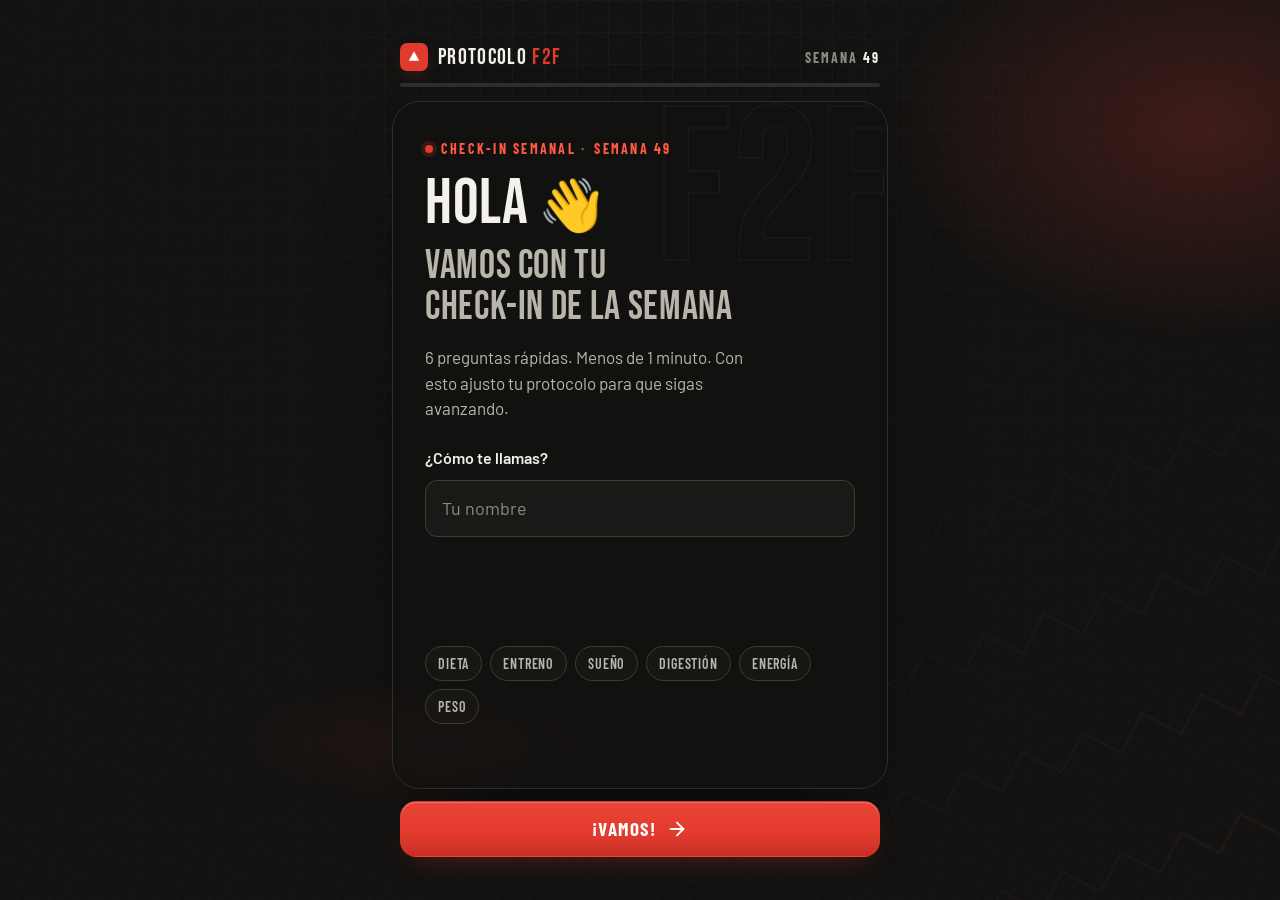
<file: index.html>
<!doctype html>
<html lang="es-DO">
<head>
  <meta charset="utf-8" />
  <meta name="viewport" content="width=device-width, initial-scale=1, viewport-fit=cover" />
  <meta name="theme-color" content="#0e0e0d" />
  <title>Check-in semanal · Protocolo F2F</title>
  <meta name="description" content="Tu check-in de la semana en menos de 1 minuto: dieta, entreno, sueño, energía y peso. Protocolo F2F." />

  <!-- Vista previa al compartir (WhatsApp, Instagram, Facebook). Si cambias de dominio, actualiza las URLs absolutas. -->
  <meta property="og:type" content="website" />
  <meta property="og:site_name" content="Protocolo F2F" />
  <meta property="og:title" content="Check-in semanal · Protocolo F2F" />
  <meta property="og:description" content="¡Vamos con tu semana! Llénalo en menos de 1 minuto." />
  <meta property="og:url" content="https://ilvinfacevedo.github.io/check-in-f2f/" />
  <meta property="og:image" content="https://ilvinfacevedo.github.io/check-in-f2f/og-image.png" />
  <meta property="og:image:width" content="1200" />
  <meta property="og:image:height" content="630" />
  <meta property="og:image:alt" content="Protocolo F2F · Check-in semanal" />
  <meta property="og:locale" content="es_DO" />
  <meta name="twitter:card" content="summary_large_image" />

  <link rel="icon" href="favicon.svg" type="image/svg+xml" />
  <link rel="apple-touch-icon" href="apple-touch-icon.png" />

  <link rel="preconnect" href="https://fonts.googleapis.com" />
  <link rel="preconnect" href="https://fonts.gstatic.com" crossorigin />
  <link rel="stylesheet" href="https://fonts.googleapis.com/css2?family=Barlow+Condensed:wght@600;700&family=Barlow:wght@400;500;600;700&family=Bebas+Neue&display=swap" />
  <link rel="stylesheet" href="styles.css" />

  <script src="config.js"></script>
  <script src="app.js" defer></script>
</head>
<body>
  <!-- Fondo: glow rojo + rejilla + grano (todo CSS/SVG, sin imágenes) -->
  <div class="bg" aria-hidden="true">
    <div class="bg__glow"></div>
    <div class="bg__grid"></div>
    <svg class="bg__chevrons" viewBox="0 0 400 400" preserveAspectRatio="xMidYMid slice">
      <defs>
        <pattern id="chev" width="56" height="56" patternUnits="userSpaceOnUse" patternTransform="rotate(-18)">
          <path d="M0 28 L14 14 L28 28 L42 14 L56 28" fill="none" stroke="currentColor" stroke-width="1" />
        </pattern>
      </defs>
      <rect width="400" height="400" fill="url(#chev)" />
    </svg>
  </div>

  <div class="app" id="app">
    <header class="top">
      <div class="brand">
        <span class="brand__mark" aria-hidden="true"><svg viewBox="0 0 24 24"><path d="M3 20 L12 4 L21 20 Z" /></svg></span>
        <span class="brand__name">PROTOCOLO <b>F2F</b></span>
      </div>
      <div class="top__step" id="stepLabel" aria-live="polite"></div>
    </header>

    <div class="progress" role="progressbar" aria-label="Progreso del check-in" aria-valuemin="0" aria-valuemax="100" aria-valuenow="0" id="progress">
      <span class="progress__bar" id="progressBar"></span>
    </div>

    <main class="stage" id="stage">

      <!-- 0 · BIENVENIDA -->
      <section class="screen" data-step="0" aria-labelledby="t0">
        <div class="ghost" aria-hidden="true">F2F</div>
        <p class="eyebrow"><span class="dot"></span> Check-in semanal · <span id="weekTag"></span></p>
        <h1 class="title title--xl" id="t0">
          <span id="helloLine">Hola<span class="js-name-wrap"></span> <span class="wave" aria-hidden="true">👋</span></span>
          <span class="title__accent">Vamos con tu <span class="nowrap">check-in</span> de la semana</span>
        </h1>
        <p class="lead">6 preguntas rápidas. Menos de 1 minuto. Con esto ajusto tu protocolo para que sigas avanzando.</p>

        <div class="field" id="nameField">
          <label class="label" for="name">¿Cómo te llamas?</label>
          <input class="input" id="name" name="name" type="text" autocomplete="given-name" placeholder="Tu nombre" maxlength="40" data-field="name" />
        </div>
        <p class="not-you" id="notYou" hidden>¿No eres <span class="js-name"></span>? <button type="button" class="link" id="changeName">Cambiar nombre</button></p>

        <ul class="pills" aria-label="Lo que vamos a revisar">
          <li>Dieta</li><li>Entreno</li><li>Sueño</li><li>Digestión</li><li>Energía</li><li>Peso</li>
        </ul>
        <p class="err" role="alert"></p>
      </section>

      <!-- 1 · DIETA -->
      <section class="screen" data-step="1" aria-labelledby="t1">
        <div class="ghost" aria-hidden="true">01</div>
        <p class="eyebrow"><i data-icon="utensils"></i> Nutrición</p>
        <h2 class="title" id="t1">¿Qué tan bien seguiste tu dieta esta semana?</h2>
        <div class="rating is-untouched" data-rating="diet">
          <div class="rating__display" aria-hidden="true">
            <span class="rating__num">–</span><span class="rating__of">/10</span>
          </div>
          <p class="rating__verdict" aria-live="polite">Desliza o toca un número</p>
          <input class="range" type="range" min="1" max="10" step="1" value="5" id="diet" data-field="diet" aria-label="Adherencia a la dieta del 1 al 10" />
          <div class="ticks" role="group" aria-label="Elegir valor de dieta">
            <!-- se generan desde app.js -->
          </div>
          <div class="ticks__ends" aria-hidden="true"><span>Me salí del plan</span><span>Al 100%</span></div>
        </div>
        <p class="err" role="alert"></p>
      </section>

      <!-- 2 · ENTRENO -->
      <section class="screen" data-step="2" aria-labelledby="t2">
        <div class="ghost" aria-hidden="true">02</div>
        <p class="eyebrow"><i data-icon="dumbbell"></i> Entrenamiento</p>
        <h2 class="title" id="t2">¿Qué tan bien cumpliste con tus entrenos?</h2>
        <div class="rating is-untouched" data-rating="train">
          <div class="rating__display" aria-hidden="true">
            <span class="rating__num">–</span><span class="rating__of">/10</span>
          </div>
          <p class="rating__verdict" aria-live="polite">Desliza o toca un número</p>
          <input class="range" type="range" min="1" max="10" step="1" value="5" id="train" data-field="train" aria-label="Adherencia al entrenamiento del 1 al 10" />
          <div class="ticks" role="group" aria-label="Elegir valor de entreno"></div>
          <div class="ticks__ends" aria-hidden="true"><span>Casi no fui</span><span>No fallé ni uno</span></div>
        </div>

        <fieldset class="group">
          <legend class="label">¿Cuántos entrenos completaste? <span class="opt">Opcional</span></legend>
          <div class="seg seg--8" data-single="sessions">
            <button type="button" class="seg__btn" data-value="0">0</button>
            <button type="button" class="seg__btn" data-value="1">1</button>
            <button type="button" class="seg__btn" data-value="2">2</button>
            <button type="button" class="seg__btn" data-value="3">3</button>
            <button type="button" class="seg__btn" data-value="4">4</button>
            <button type="button" class="seg__btn" data-value="5">5</button>
            <button type="button" class="seg__btn" data-value="6">6</button>
            <button type="button" class="seg__btn" data-value="7">7</button>
          </div>
        </fieldset>
        <p class="err" role="alert"></p>
      </section>

      <!-- 3 · SUEÑO -->
      <section class="screen" data-step="3" aria-labelledby="t3">
        <div class="ghost" aria-hidden="true">03</div>
        <p class="eyebrow"><i data-icon="moon"></i> Descanso</p>
        <h2 class="title" id="t3">¿Cuántas horas dormiste por noche, en promedio?</h2>
        <div class="sleep is-untouched" id="sleepBox">
          <div class="rating__display" aria-hidden="true">
            <span class="rating__num" id="sleepNum">–</span><span class="rating__of">h / noche</span>
          </div>
          <p class="rating__verdict" id="sleepVerdict" aria-live="polite">Desliza para elegir</p>
          <input class="range" type="range" min="4" max="10" step="0.5" value="7" id="sleepH" data-field="sleepH" aria-label="Promedio de horas de sueño por noche, de 4 a 10" />
          <div class="ticks__ends" aria-hidden="true"><span>4 h</span><span>7 h</span><span>10 h</span></div>
        </div>

        <fieldset class="group">
          <legend class="label">¿Y la calidad del sueño?</legend>
          <div class="seg seg--3 seg--tall" data-single="sleepQ">
            <button type="button" class="seg__btn" data-value="Mala"><i data-icon="frown"></i><span>Mala</span></button>
            <button type="button" class="seg__btn" data-value="Normal"><i data-icon="meh"></i><span>Normal</span></button>
            <button type="button" class="seg__btn" data-value="Buena"><i data-icon="smile"></i><span>Buena</span></button>
          </div>
        </fieldset>
        <p class="err" role="alert"></p>
      </section>

      <!-- 4 · DIGESTIÓN -->
      <section class="screen" data-step="4" aria-labelledby="t4">
        <div class="ghost" aria-hidden="true">04</div>
        <p class="eyebrow"><i data-icon="activity"></i> Digestión y apetito</p>
        <h2 class="title" id="t4">¿Cómo estuvo tu digestión y tu apetito?</h2>
        <p class="hint">Marca todo lo que aplique.</p>
        <div class="chips" data-multi="digestion" role="group" aria-labelledby="t4">
          <button type="button" class="chip chip--ok" data-value="Sin problemas" aria-pressed="false">Sin problemas</button>
          <button type="button" class="chip" data-value="Hinchazón" aria-pressed="false">Hinchazón</button>
          <button type="button" class="chip" data-value="Gases" aria-pressed="false">Gases</button>
          <button type="button" class="chip" data-value="Acidez" aria-pressed="false">Acidez</button>
          <button type="button" class="chip" data-value="Estreñimiento" aria-pressed="false">Estreñimiento</button>
          <button type="button" class="chip" data-value="Poco apetito" aria-pressed="false">Poco apetito</button>
          <button type="button" class="chip" data-value="Mucha hambre" aria-pressed="false">Mucha hambre</button>
          <button type="button" class="chip" data-value="Antojos" aria-pressed="false">Antojos</button>
        </div>
        <div class="field reveal" id="digestionMore" hidden>
          <label class="label" for="digestionNote">Cuéntame más <span class="opt">Opcional</span></label>
          <input class="input" id="digestionNote" type="text" maxlength="140" placeholder="Ej.: antojos de dulce en la noche" data-field="digestionNote" />
        </div>
        <p class="err" role="alert"></p>
      </section>

      <!-- 5 · ENERGÍA -->
      <section class="screen" data-step="5" aria-labelledby="t5">
        <div class="ghost" aria-hidden="true">05</div>
        <p class="eyebrow"><i data-icon="zap"></i> Energía</p>
        <h2 class="title" id="t5">¿Cómo estuvo tu nivel de energía?</h2>
        <div class="energy" data-single="energy" role="radiogroup" aria-labelledby="t5">
          <button type="button" class="energy__btn" data-value="1" role="radio" aria-checked="false"><span class="energy__emo" aria-hidden="true">🪫</span><span class="energy__n">1</span><span class="energy__txt">Sin batería</span></button>
          <button type="button" class="energy__btn" data-value="2" role="radio" aria-checked="false"><span class="energy__emo" aria-hidden="true">😮‍💨</span><span class="energy__n">2</span><span class="energy__txt">Bajito</span></button>
          <button type="button" class="energy__btn" data-value="3" role="radio" aria-checked="false"><span class="energy__emo" aria-hidden="true">😐</span><span class="energy__n">3</span><span class="energy__txt">Normal</span></button>
          <button type="button" class="energy__btn" data-value="4" role="radio" aria-checked="false"><span class="energy__emo" aria-hidden="true">💪</span><span class="energy__n">4</span><span class="energy__txt">Con pila</span></button>
          <button type="button" class="energy__btn" data-value="5" role="radio" aria-checked="false"><span class="energy__emo" aria-hidden="true">⚡</span><span class="energy__n">5</span><span class="energy__txt">A tope</span></button>
        </div>
        <p class="err" role="alert"></p>
      </section>

      <!-- 6 · PESO -->
      <section class="screen" data-step="6" aria-labelledby="t6">
        <div class="ghost" aria-hidden="true">06</div>
        <p class="eyebrow"><i data-icon="scale"></i> Peso <span class="opt">Opcional</span></p>
        <h2 class="title" id="t6">¿Cuánto pesaste en ayunas?</h2>
        <p class="hint">Solo si te pesaste esta semana. Si no, dale a “Siguiente”.</p>
        <div class="weight">
          <label class="sr-only" for="weight">Peso en ayunas en libras</label>
          <input class="weight__input" id="weight" type="text" inputmode="decimal" autocomplete="off" placeholder="000" maxlength="6" data-field="weight" />
          <span class="weight__unit">lb</span>
        </div>
        <div class="field field--inline">
          <label class="label" for="waist">Cintura <span class="opt">Opcional</span></label>
          <div class="mini">
            <input class="input input--mini" id="waist" type="text" inputmode="decimal" autocomplete="off" placeholder="—" maxlength="5" data-field="waist" />
            <span class="mini__unit">pulg</span>
          </div>
        </div>
        <p class="hint hint--small">Mismo momento siempre: al levantarte, después del baño y antes de comer. La cintura, a la altura del ombligo.</p>
        <p class="err" role="alert"></p>
      </section>

      <!-- 7 · NOTAS -->
      <section class="screen" data-step="7" aria-labelledby="t7">
        <div class="ghost" aria-hidden="true">07</div>
        <p class="eyebrow"><i data-icon="pen"></i> Notas <span class="opt">Opcional</span></p>
        <h2 class="title" id="t7">¿Algo que quieras que sepa?</h2>
        <label class="sr-only" for="notes">Notas para tu coach</label>
        <textarea class="textarea" id="notes" rows="6" maxlength="600" placeholder="Dolor, viaje, logros, dudas…" data-field="notes"></textarea>
        <p class="counter" aria-hidden="true"><span id="notesCount">0</span>/600</p>
        <p class="err" role="alert"></p>
      </section>

      <!-- 8 · RESUMEN -->
      <section class="screen" data-step="8" aria-labelledby="t8">
        <p class="eyebrow"><i data-icon="flame"></i> Resumen de tu semana</p>
        <h2 class="title sr-only" id="t8">Resumen y F2F Score</h2>
        <div class="score">
          <svg class="score__ring" viewBox="0 0 200 200" aria-hidden="true">
            <defs>
              <linearGradient id="ringGrad" x1="0" y1="0" x2="1" y2="1">
                <stop offset="0" stop-color="#ff6a4d" />
                <stop offset="1" stop-color="#e13a2e" />
              </linearGradient>
            </defs>
            <circle class="score__track" cx="100" cy="100" r="86" />
            <circle class="score__ticks" cx="100" cy="100" r="74" />
            <circle class="score__fill" id="ringFill" cx="100" cy="100" r="86" />
          </svg>
          <div class="score__center">
            <span class="score__num" id="scoreNum">0</span>
            <span class="score__label">F2F Score</span>
          </div>
        </div>
        <p class="score__verdict" id="scoreVerdict"></p>
        <dl class="summary" id="summary"></dl>
        <p class="err" role="alert"></p>
      </section>

      <!-- 9 · LISTO -->
      <section class="screen screen--done" data-step="9" aria-labelledby="t9">
        <div class="done__check" aria-hidden="true">
          <svg viewBox="0 0 120 120"><circle cx="60" cy="60" r="52" /><path d="M38 62 L54 77 L84 45" /></svg>
        </div>
        <h2 class="title title--xl" id="t9">¡<span class="nowrap">Check-in</span> enviado!</h2>
        <p class="lead" id="doneLead">Buen trabajo esta semana.</p>
        <p class="sync" id="syncStatus" aria-live="polite"></p>
        <div class="done__score"><span>F2F Score</span><b id="doneScore">0</b></div>
        <a class="btn btn--primary btn--xl" id="waBtn" href="#" target="_blank" rel="noopener">
          <i data-icon="message"></i> Enviar resumen a mi coach por WhatsApp
        </a>
        <button type="button" class="btn btn--ghost" id="restartBtn"><i data-icon="rotate"></i> Volver al inicio</button>
      </section>
    </main>

    <footer class="nav" id="nav">
      <button type="button" class="btn btn--icon" id="backBtn" aria-label="Pregunta anterior"><i data-icon="arrowLeft"></i></button>
      <button type="button" class="btn btn--primary btn--next" id="nextBtn"><span id="nextLabel">Siguiente</span> <i data-icon="arrowRight" id="nextIcon"></i></button>
    </footer>
  </div>

  <canvas id="confetti" aria-hidden="true"></canvas>
  <noscript><p class="noscript">Activa JavaScript para llenar tu check-in.</p></noscript>
</body>
</html>
</file>
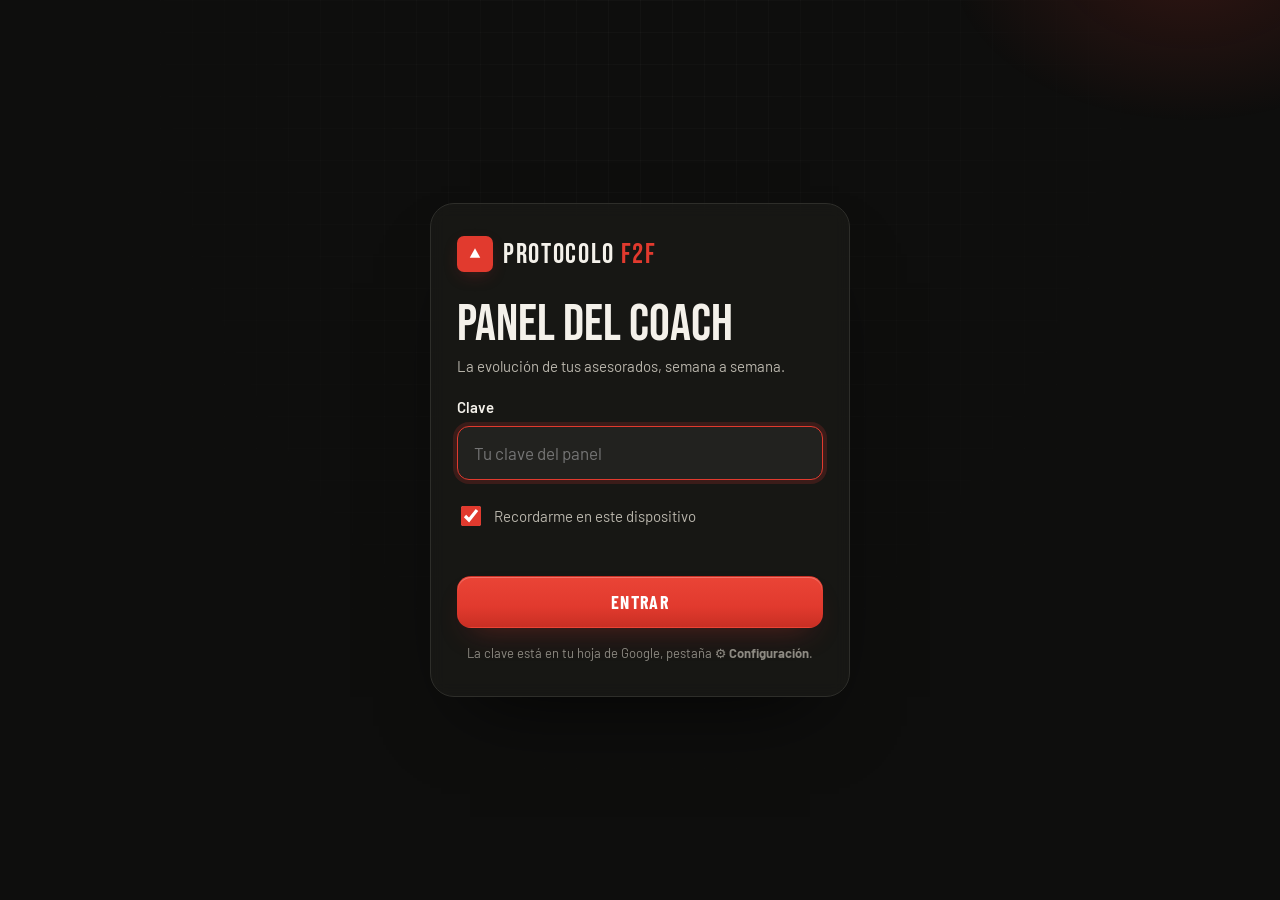
<file: coach.html>
<!doctype html>
<html lang="es-DO">
<head>
  <meta charset="utf-8" />
  <meta name="viewport" content="width=device-width, initial-scale=1, viewport-fit=cover" />
  <meta name="theme-color" content="#0e0e0d" />
  <meta name="robots" content="noindex, nofollow" />
  <title>Panel del coach · Protocolo F2F</title>
  <link rel="icon" href="favicon.svg" type="image/svg+xml" />
  <link rel="apple-touch-icon" href="apple-touch-icon.png" />
  <link rel="preconnect" href="https://fonts.googleapis.com" />
  <link rel="preconnect" href="https://fonts.gstatic.com" crossorigin />
  <link rel="stylesheet" href="https://fonts.googleapis.com/css2?family=Barlow+Condensed:wght@600;700&family=Barlow:wght@400;500;600;700&family=Bebas+Neue&display=swap" />
  <link rel="stylesheet" href="coach.css" />
  <script src="config.js"></script>
  <script src="coach.js" defer></script>
</head>
<body>
  <div class="bg" aria-hidden="true"><div class="bg__glow"></div><div class="bg__grid"></div></div>

  <!-- ACCESO -->
  <main class="login" id="login" hidden>
    <form class="login__card" id="loginForm" autocomplete="on">
      <div class="brand brand--lg">
        <span class="brand__mark" aria-hidden="true"><svg viewBox="0 0 24 24"><path d="M3 20 L12 4 L21 20 Z" /></svg></span>
        <span class="brand__name">PROTOCOLO <b>F2F</b></span>
      </div>
      <h1 class="login__title">Panel del coach</h1>
      <p class="login__lead">La evolución de tus asesorados, semana a semana.</p>
      <label class="label" for="key">Clave</label>
      <input class="input" id="key" name="password" type="password" autocomplete="current-password" required minlength="6" placeholder="Tu clave del panel" />
      <label class="check"><input type="checkbox" id="remember" checked /> Recordarme en este dispositivo</label>
      <p class="err" id="loginErr" role="alert"></p>
      <button class="btn btn--primary" type="submit" id="loginBtn">Entrar</button>
      <p class="login__hint">La clave está en tu hoja de Google, pestaña <b>⚙️ Configuración</b>.</p>
    </form>
  </main>

  <!-- PANEL -->
  <div class="dash" id="dash" hidden>
    <header class="bar">
      <div class="brand">
        <span class="brand__mark" aria-hidden="true"><svg viewBox="0 0 24 24"><path d="M3 20 L12 4 L21 20 Z" /></svg></span>
        <span class="brand__name">PROTOCOLO <b>F2F</b></span>
        <span class="bar__tag">Coach</span>
      </div>
      <div class="bar__actions">
        <span class="bar__updated" id="updated"></span>
        <button class="btn btn--ghost btn--sm" id="refreshBtn" type="button" aria-label="Actualizar datos"><i data-icon="refresh"></i><span>Actualizar</span></button>
        <button class="btn btn--ghost btn--sm" id="logoutBtn" type="button" aria-label="Salir"><i data-icon="logout"></i><span>Salir</span></button>
      </div>
    </header>

    <!-- Vista general -->
    <section class="view" id="viewAll">
      <div class="view__head">
        <div>
          <p class="eyebrow">Semana <span id="weekNow"></span></p>
          <h1 class="h1">Tus asesorados</h1>
        </div>
      </div>
      <div class="kpis" id="kpisAll"></div>
      <div class="card">
        <div class="card__head">
          <h2 class="h2">Estado de la semana</h2>
          <div class="seg-filter" role="tablist" aria-label="Filtrar clientes" id="filter">
            <button type="button" role="tab" aria-selected="true" data-f="activos">Activos</button>
            <button type="button" role="tab" aria-selected="false" data-f="pendientes">Pendientes</button>
            <button type="button" role="tab" aria-selected="false" data-f="todos">Todos</button>
          </div>
        </div>
        <div class="table-wrap">
          <table class="table" id="clientsTable">
            <thead>
              <tr><th>Cliente</th><th>Estado</th><th class="hide-xs">Último check-in</th><th class="num">Score</th><th class="hide-sm">Evolución</th><th class="num hide-sm">Peso</th><th class="num hide-sm">Cambio</th><th aria-label="Abrir"></th></tr>
            </thead>
            <tbody></tbody>
          </table>
        </div>
        <p class="empty" id="emptyAll" hidden>Todavía no hay check-ins. Cuando tus asesorados envíen el primero, aparecerán aquí.</p>
      </div>
    </section>

    <!-- Detalle de cliente -->
    <section class="view" id="viewClient" hidden>
      <div class="view__head">
        <div>
          <button class="back" id="backBtn" type="button"><i data-icon="arrowLeft"></i> Todos los clientes</button>
          <h1 class="h1" id="cName"></h1>
          <p class="sub" id="cMeta"></p>
        </div>
        <label class="pick">
          <span class="sr-only">Cambiar de cliente</span>
          <select id="clientPick"></select>
        </label>
      </div>
      <div class="kpis" id="kpisClient"></div>
      <div class="charts">
        <article class="card chart-card chart-card--wide"><h2 class="h2">F2F Score</h2><p class="chart-sub">0 a 100 · combina dieta, entreno, sueño y energía</p><div class="chart" id="chScore"></div></article>
        <article class="card chart-card"><h2 class="h2">Peso</h2><p class="chart-sub">Libras en ayunas</p><div class="chart" id="chWeight"></div></article>
        <article class="card chart-card"><h2 class="h2">Dieta y entreno</h2><p class="chart-sub">Adherencia del 1 al 10</p><div class="legend" id="lgAdh"></div><div class="chart" id="chAdh"></div></article>
        <article class="card chart-card"><h2 class="h2">Sueño</h2><p class="chart-sub">Horas por noche · zona ideal 7–9 h</p><div class="chart" id="chSleep"></div></article>
        <article class="card chart-card"><h2 class="h2">Energía</h2><p class="chart-sub">Del 1 al 5</p><div class="chart" id="chEnergy"></div></article>
      </div>
      <div class="card">
        <div class="card__head"><h2 class="h2">Historial</h2><span class="muted" id="histCount"></span></div>
        <div class="table-wrap">
          <table class="table table--hist" id="histTable">
            <thead><tr><th>Semana</th><th class="num">Score</th><th class="num">Dieta</th><th class="num">Entreno</th><th class="num">Sueño</th><th class="num">Energía</th><th class="num">Peso</th><th>Digestión</th><th>Notas</th></tr></thead>
            <tbody></tbody>
          </table>
        </div>
      </div>
    </section>
  </div>

  <div class="tip" id="tip" role="tooltip" hidden></div>
  <div class="loading" id="loading" hidden><span class="spinner" aria-hidden="true"></span> Cargando datos…</div>
</body>
</html>
</file>
<file: styles.css>
/* =========================================================
   PROTOCOLO F2F · Check-in semanal
   Dirección: marcador deportivo / vestuario de noche.
   Números gigantes en Bebas Neue, rojo como señal de intensidad.
   ========================================================= */

:root {
  --bg: #0e0e0d;
  --surface: #191917;
  --surface-2: #22221f;
  --line: #2e2e2a;
  --line-strong: #3d3d38;
  --text: #f4f1ea;
  --text-2: #b9b5ab;
  --text-3: #8d8a82;
  --red: #e13a2e;
  --red-hot: #ff5a45;
  --red-deep: #a8241b;
  --red-glow: rgba(225, 58, 46, 0.35);
  --amber: #f0a43a;
  --ok: #4fd18b;

  --font-display: "Bebas Neue", "Barlow Condensed", Impact, sans-serif;
  --font-cond: "Barlow Condensed", "Barlow", sans-serif;
  --font-body: "Barlow", system-ui, -apple-system, "Segoe UI", sans-serif;

  --radius: 18px;
  --radius-sm: 12px;
  --ease-out: cubic-bezier(0.22, 1, 0.36, 1);
  --ease-spring: cubic-bezier(0.34, 1.56, 0.64, 1);
  --safe-b: env(safe-area-inset-bottom, 0px);
  --safe-t: env(safe-area-inset-top, 0px);

  /* color dinámico del valor actual (slider) */
  --tone: var(--text-3);
}

*,
*::before,
*::after { box-sizing: border-box; }

html, body { height: 100%; }

body {
  margin: 0;
  background: var(--bg);
  color: var(--text);
  font-family: var(--font-body);
  font-size: 16px;
  line-height: 1.5;
  -webkit-font-smoothing: antialiased;
  -webkit-tap-highlight-color: transparent;
  overflow: hidden;
}

button, input, textarea { font: inherit; color: inherit; }
button { cursor: pointer; }
[hidden] { display: none !important; }

.sr-only {
  position: absolute; width: 1px; height: 1px; padding: 0; margin: -1px;
  overflow: hidden; clip: rect(0 0 0 0); white-space: nowrap; border: 0;
}

:focus-visible { outline: 2px solid var(--red-hot); outline-offset: 3px; }

/* ---------- Fondo ---------- */
.bg { position: fixed; inset: 0; z-index: 0; pointer-events: none; overflow: hidden; }
.bg__glow {
  position: absolute; inset: -20% -30% auto auto; width: 120vmax; height: 80vmax;
  background:
    radial-gradient(closest-side at 70% 30%, rgba(225, 58, 46, 0.22), transparent 70%),
    radial-gradient(closest-side at 20% 90%, rgba(225, 58, 46, 0.08), transparent 70%);
  transform: translate3d(0, 0, 0);
  animation: glow 14s ease-in-out infinite alternate;
}
.bg__grid {
  position: absolute; inset: 0;
  background-image:
    linear-gradient(to right, rgba(255, 255, 255, 0.025) 1px, transparent 1px),
    linear-gradient(to bottom, rgba(255, 255, 255, 0.025) 1px, transparent 1px);
  background-size: 32px 32px;
  mask-image: radial-gradient(ellipse at 50% 0%, #000 0%, transparent 75%);
  -webkit-mask-image: radial-gradient(ellipse at 50% 0%, #000 0%, transparent 75%);
}
.bg__chevrons {
  position: absolute; right: -10%; bottom: -10%; width: 70vmax; height: 70vmax;
  color: rgba(225, 58, 46, 0.09);
  mask-image: radial-gradient(circle at 80% 80%, #000, transparent 60%);
  -webkit-mask-image: radial-gradient(circle at 80% 80%, #000, transparent 60%);
}
body::after { /* grano */
  content: ""; position: fixed; inset: 0; z-index: 1; pointer-events: none; opacity: 0.06;
  background-image: url("data:image/svg+xml,%3Csvg xmlns='http://www.w3.org/2000/svg' width='160' height='160'%3E%3Cfilter id='n'%3E%3CfeTurbulence type='fractalNoise' baseFrequency='.9' numOctaves='2' stitchTiles='stitch'/%3E%3C/filter%3E%3Crect width='100%25' height='100%25' filter='url(%23n)'/%3E%3C/svg%3E");
}
@keyframes glow { to { transform: translate3d(-6%, 4%, 0) scale(1.08); } }

/* ---------- Layout ---------- */
.app {
  position: relative; z-index: 2;
  height: 100%; height: 100dvh;
  max-width: 520px; margin: 0 auto;
  display: grid; grid-template-rows: auto auto 1fr auto;
  padding-top: var(--safe-t);
}

.top {
  display: flex; align-items: center; justify-content: space-between;
  padding: 16px 20px 12px;
}
.brand { display: flex; align-items: center; gap: 10px; }
.brand__mark {
  width: 28px; height: 28px; display: grid; place-items: center;
  background: var(--red); border-radius: 7px;
  box-shadow: 0 6px 18px -6px var(--red-glow);
}
.brand__mark svg { width: 14px; height: 14px; fill: #fff; transform: translateY(-1px); }
.brand__name { font-family: var(--font-display); font-size: 22px; letter-spacing: 0.06em; line-height: 1; padding-top: 2px; }
.brand__name b { color: var(--red); font-weight: 400; }
.top__step {
  font-family: var(--font-cond); font-weight: 700; font-size: 14px; letter-spacing: 0.14em;
  color: var(--text-3); text-transform: uppercase;
}
.top__step b { color: var(--text); }

.progress { height: 4px; margin: 0 20px; background: var(--line); border-radius: 4px; overflow: hidden; }
.progress__bar {
  display: block; height: 100%; width: 0; border-radius: inherit;
  background: linear-gradient(90deg, var(--red-deep), var(--red), var(--red-hot));
  box-shadow: 0 0 12px var(--red-glow);
  transition: width 0.5s var(--ease-out);
}

/* ---------- Pantallas ---------- */
.stage { position: relative; overflow: hidden; touch-action: pan-y; }

.screen {
  position: absolute; inset: 0;
  padding: 28px 20px 24px;
  overflow-y: auto; overscroll-behavior: contain;
  display: flex; flex-direction: column;
  opacity: 0; visibility: hidden; pointer-events: none;
  transform: translate3d(48px, 0, 0);
  transition: transform 0.45s var(--ease-out), opacity 0.35s ease, visibility 0s linear 0.45s;
}
.screen > * { flex-shrink: 0; }
.nowrap { white-space: nowrap; }
.screen.is-active {
  opacity: 1; visibility: visible; pointer-events: auto; transform: none;
  transition: transform 0.5s var(--ease-out), opacity 0.4s ease 0.05s, visibility 0s;
}
.screen.is-before { transform: translate3d(-48px, 0, 0); }

.screen.is-active > * { animation: rise 0.55s var(--ease-out) both; }
.screen.is-active > *:nth-child(2) { animation-delay: 0.04s; }
.screen.is-active > *:nth-child(3) { animation-delay: 0.08s; }
.screen.is-active > *:nth-child(4) { animation-delay: 0.12s; }
.screen.is-active > *:nth-child(5) { animation-delay: 0.16s; }
.screen.is-active > *:nth-child(n+6) { animation-delay: 0.2s; }
@keyframes rise { from { opacity: 0; transform: translateY(14px); } }

.ghost { /* número gigante de fondo */
  position: absolute; right: -8px; top: -18px; z-index: -1;
  font-family: var(--font-display); font-size: 220px; line-height: 1;
  color: transparent; -webkit-text-stroke: 1px rgba(244, 241, 234, 0.06);
  user-select: none; animation: none !important;
}

.eyebrow {
  display: inline-flex; align-items: center; gap: 8px; margin: 0 0 14px;
  font-family: var(--font-cond); font-weight: 700; font-size: 14px; letter-spacing: 0.16em; text-transform: uppercase;
  color: var(--red-hot);
}
.eyebrow .icon { width: 18px; height: 18px; }
.eyebrow .dot { width: 8px; height: 8px; border-radius: 50%; background: var(--red); box-shadow: 0 0 0 4px rgba(225, 58, 46, 0.18); animation: pulse 2s ease-in-out infinite; }
@keyframes pulse { 50% { box-shadow: 0 0 0 8px rgba(225, 58, 46, 0); } }

.title {
  margin: 0 0 24px;
  font-family: var(--font-display); font-weight: 400;
  font-size: clamp(36px, 10vw, 46px); line-height: 0.98; letter-spacing: 0.01em;
  text-wrap: balance;
}
.title--xl { font-size: clamp(46px, 13.5vw, 64px); }
.title__accent { display: block; color: var(--text-2); font-size: 0.62em; line-height: 1.05; margin-top: 10px; }
.title .js-name-wrap { color: var(--red); }
.wave { display: inline-block; transform-origin: 70% 80%; animation: wave 2.2s ease-in-out 0.6s 2; font-size: 0.8em; }
@keyframes wave { 0%, 60%, 100% { transform: rotate(0); } 10%, 30% { transform: rotate(16deg); } 20%, 40% { transform: rotate(-8deg); } }

.lead { margin: -8px 0 24px; color: var(--text-2); font-size: 17px; max-width: 34ch; }
.hint { margin: -10px 0 18px; color: var(--text-2); }
.hint--small { font-size: 14px; color: var(--text-3); margin-top: 18px; }
.opt {
  display: inline-block; margin-left: 6px; padding: 2px 8px; border-radius: 99px;
  font-family: var(--font-cond); font-weight: 600; font-size: 12px; letter-spacing: 0.08em; text-transform: uppercase;
  color: var(--text-2); background: var(--surface-2); border: 1px solid var(--line-strong); vertical-align: 2px;
}
.err {
  min-height: 24px; margin: 12px 0 0; color: var(--red-hot); font-weight: 600; font-size: 15px;
}
.err:empty { visibility: hidden; }
.shake { animation: shake 0.4s var(--ease-out) !important; }
@keyframes shake { 20% { transform: translateX(-8px); } 40% { transform: translateX(7px); } 60% { transform: translateX(-4px); } 80% { transform: translateX(2px); } }

/* ---------- Campos ---------- */
.field { margin-bottom: 18px; }
.label { display: block; margin-bottom: 10px; font-weight: 600; color: var(--text); font-size: 16px; padding: 0; }
.input, .textarea {
  width: 100%; min-height: 56px; padding: 14px 16px;
  background: var(--surface); border: 1.5px solid var(--line-strong); border-radius: var(--radius-sm);
  font-size: 18px; transition: border-color 0.2s, box-shadow 0.2s, background 0.2s;
}
.input::placeholder, .textarea::placeholder { color: var(--text-3); }
.input:focus, .textarea:focus { outline: none; border-color: var(--red); box-shadow: 0 0 0 4px rgba(225, 58, 46, 0.18); background: var(--surface-2); }
.textarea { resize: none; line-height: 1.45; min-height: 170px; }
.counter { margin: 8px 0 0; text-align: right; font-size: 13px; color: var(--text-3); font-variant-numeric: tabular-nums; }

.not-you { margin: -8px 0 18px; color: var(--text-3); font-size: 15px; }
.link { background: none; border: 0; padding: 10px 2px; color: var(--text); text-decoration: underline; text-underline-offset: 3px; min-height: 44px; }

.pills { list-style: none; display: flex; flex-wrap: wrap; gap: 8px; padding: 0; margin: auto 0 0; }
.pills li {
  padding: 6px 12px; border-radius: 99px; border: 1px solid var(--line-strong);
  font-family: var(--font-cond); font-weight: 600; font-size: 14px; letter-spacing: 0.06em; text-transform: uppercase; color: var(--text-2);
  background: rgba(25, 25, 23, 0.6);
}

/* ---------- Rating (slider) ---------- */
.rating, .sleep {
  background: linear-gradient(180deg, var(--surface), rgba(25, 25, 23, 0.7));
  border: 1px solid var(--line); border-radius: var(--radius);
  padding: 18px 18px 16px; position: relative; overflow: hidden;
}
.rating::before, .sleep::before { /* glow del tono actual */
  content: ""; position: absolute; inset: -40% -20% auto; height: 120%;
  background: radial-gradient(closest-side, color-mix(in srgb, var(--tone) 28%, transparent), transparent);
  opacity: 0.9; pointer-events: none; transition: background 0.3s;
}
.rating__display { position: relative; display: flex; align-items: baseline; justify-content: center; gap: 6px; line-height: 0.85; }
.rating__num {
  font-family: var(--font-display); font-size: 132px; color: var(--tone);
  font-variant-numeric: tabular-nums; min-width: 1.1ch; text-align: center;
  transition: color 0.25s; text-shadow: 0 10px 40px color-mix(in srgb, var(--tone) 45%, transparent);
}
.rating__num.bump { animation: bump 0.32s var(--ease-spring); }
@keyframes bump { 40% { transform: scale(1.12); } }
.rating__of { font-family: var(--font-display); font-size: 30px; color: var(--text-3); }
.rating__verdict {
  position: relative; margin: 4px 0 18px; text-align: center;
  font-family: var(--font-cond); font-weight: 700; font-size: 20px; letter-spacing: 0.1em; text-transform: uppercase; color: var(--tone);
  transition: color 0.25s;
}
.is-untouched .rating__verdict { color: var(--text-3); font-size: 16px; letter-spacing: 0.06em; }

.range {
  -webkit-appearance: none; appearance: none; position: relative;
  width: 100%; height: 44px; margin: 0; background: transparent; touch-action: none;
  --fill: 50%;
}
.range::-webkit-slider-runnable-track {
  height: 12px; border-radius: 12px;
  background: linear-gradient(90deg, var(--tone) var(--fill), var(--line) var(--fill));
}
.range::-moz-range-track { height: 12px; border-radius: 12px; background: var(--line); }
.range::-moz-range-progress { height: 12px; border-radius: 12px; background: var(--tone); }
.range::-webkit-slider-thumb {
  -webkit-appearance: none; width: 34px; height: 34px; margin-top: -11px; border-radius: 50%;
  background: #fff; border: 6px solid var(--tone);
  box-shadow: 0 4px 16px rgba(0, 0, 0, 0.5), 0 0 0 0 var(--red-glow);
  transition: transform 0.15s var(--ease-spring), border-color 0.25s, box-shadow 0.2s;
}
.range::-moz-range-thumb {
  width: 22px; height: 22px; border-radius: 50%; background: #fff; border: 6px solid var(--tone);
  box-shadow: 0 4px 16px rgba(0, 0, 0, 0.5);
}
.range:active::-webkit-slider-thumb { transform: scale(1.18); box-shadow: 0 4px 16px rgba(0, 0, 0, 0.5), 0 0 0 10px color-mix(in srgb, var(--tone) 22%, transparent); }
.is-untouched .range::-webkit-slider-thumb { background: var(--surface-2); border-color: var(--text-3); animation: nudge 1.8s ease-in-out infinite; }
.is-untouched .range::-webkit-slider-runnable-track { background: var(--line); }
.is-untouched .range::-moz-range-progress { background: transparent; }
@keyframes nudge { 0%, 100% { transform: translateX(0); } 50% { transform: translateX(10px); } }
.range:focus-visible { outline: none; }
.range:focus-visible::-webkit-slider-thumb { box-shadow: 0 0 0 4px var(--bg), 0 0 0 6px var(--red-hot); }

.ticks { position: relative; display: grid; grid-template-columns: repeat(10, 1fr); gap: 2px; margin: 6px -4px 0; }
.tick {
  min-height: 44px; border: 0; background: none; border-radius: 10px;
  font-family: var(--font-cond); font-weight: 700; font-size: 17px; color: var(--text-3);
  transition: color 0.2s, background 0.2s, transform 0.2s var(--ease-spring);
}
.tick:hover { color: var(--text); background: rgba(255, 255, 255, 0.04); }
.tick:active { transform: scale(0.9); }
.tick[aria-pressed="true"] { color: var(--bg); background: var(--tone); }
.ticks__ends {
  position: relative; display: flex; justify-content: space-between; margin-top: 6px;
  font-size: 13px; color: var(--text-3);
}

/* ---------- Segmentados ---------- */
.group { border: 0; margin: 26px 0 0; padding: 0; min-width: 0; }
.seg { display: grid; gap: 8px; }
.seg--8 { grid-template-columns: repeat(8, 1fr); gap: 6px; }
.seg--3 { grid-template-columns: repeat(3, 1fr); }
.seg__btn {
  min-height: 48px; padding: 8px 4px; border-radius: var(--radius-sm);
  background: var(--surface); border: 1.5px solid var(--line-strong);
  font-family: var(--font-display); font-size: 24px; line-height: 1; color: var(--text-2);
  display: flex; flex-direction: column; align-items: center; justify-content: center; gap: 6px;
  transition: background 0.2s, border-color 0.2s, color 0.2s, transform 0.18s var(--ease-spring), box-shadow 0.2s;
}
.seg--tall .seg__btn { min-height: 92px; font-family: var(--font-cond); font-weight: 700; font-size: 17px; letter-spacing: 0.06em; text-transform: uppercase; }
.seg--tall .icon { width: 28px; height: 28px; }
.seg__btn:hover { border-color: var(--text-3); color: var(--text); }
.seg__btn:active { transform: scale(0.94); }
.seg__btn[aria-pressed="true"] {
  background: var(--red); border-color: var(--red); color: #fff;
  box-shadow: 0 10px 24px -10px var(--red-glow), inset 0 1px 0 rgba(255, 255, 255, 0.2);
}

/* ---------- Chips ---------- */
.chips { display: flex; flex-wrap: wrap; gap: 10px; }
.chip {
  min-height: 46px; padding: 10px 18px; border-radius: 99px;
  background: var(--surface); border: 1.5px solid var(--line-strong);
  font-weight: 600; font-size: 16px; color: var(--text-2);
  transition: background 0.2s, border-color 0.2s, color 0.2s, transform 0.18s var(--ease-spring);
}
.chip:hover { color: var(--text); border-color: var(--text-3); }
.chip:active { transform: scale(0.93); }
.chip[aria-pressed="true"] { background: var(--red); border-color: var(--red); color: #fff; animation: pop 0.3s var(--ease-spring); }
.chip--ok[aria-pressed="true"] { background: var(--text); border-color: var(--text); color: var(--bg); }
.chip[aria-pressed="true"]::before { content: "✓ "; font-weight: 700; }
@keyframes pop { 50% { transform: scale(1.08); } }
.reveal { margin-top: 22px; animation: rise 0.4s var(--ease-out) both; }

/* ---------- Energía ---------- */
.energy { display: grid; gap: 10px; }
.energy__btn {
  display: grid; grid-template-columns: 56px 1fr auto; align-items: center; gap: 12px;
  min-height: 64px; padding: 8px 18px 8px 10px; border-radius: var(--radius);
  background: var(--surface); border: 1.5px solid var(--line-strong); text-align: left;
  transition: background 0.2s, border-color 0.2s, transform 0.18s var(--ease-spring), box-shadow 0.25s;
}
.energy__btn:hover { border-color: var(--text-3); }
.energy__btn:active { transform: scale(0.97); }
.energy__emo { font-size: 32px; line-height: 1; display: grid; place-items: center; width: 48px; height: 48px; border-radius: 14px; background: var(--surface-2); transition: transform 0.3s var(--ease-spring); }
.energy__txt { font-family: var(--font-cond); font-weight: 700; font-size: 20px; letter-spacing: 0.06em; text-transform: uppercase; color: var(--text-2); }
.energy__n { order: 3; font-family: var(--font-display); font-size: 30px; color: var(--text-3); }
.energy__btn[aria-checked="true"] {
  background: linear-gradient(90deg, rgba(225, 58, 46, 0.22), rgba(225, 58, 46, 0.06));
  border-color: var(--red); box-shadow: 0 12px 30px -16px var(--red-glow);
}
.energy__btn[aria-checked="true"] .energy__emo { background: var(--red); animation: emo 0.9s var(--ease-spring) both, float 2.4s ease-in-out 0.9s infinite; }
.energy__btn[aria-checked="true"] .energy__txt,
.energy__btn[aria-checked="true"] .energy__n { color: #fff; }
@keyframes emo { 0% { transform: scale(0.6) rotate(-14deg); } 60% { transform: scale(1.15) rotate(6deg); } 100% { transform: none; } }
@keyframes float { 50% { transform: translateY(-3px) rotate(-4deg); } }

/* ---------- Peso ---------- */
.weight {
  display: flex; align-items: baseline; justify-content: center; gap: 8px;
  padding: 18px; border-radius: var(--radius); background: var(--surface); border: 1.5px solid var(--line-strong);
  transition: border-color 0.2s, box-shadow 0.2s;
}
.weight:focus-within { border-color: var(--red); box-shadow: 0 0 0 4px rgba(225, 58, 46, 0.18); }
.weight__input {
  width: 4.2ch; border: 0; background: none; text-align: center;
  font-family: var(--font-display); font-size: 104px; line-height: 1; color: var(--text);
}
.weight__input::placeholder { color: var(--line-strong); }
.weight__input:focus { outline: none; }
.weight__unit { font-family: var(--font-display); font-size: 36px; color: var(--red); }

.field--inline { display: flex; align-items: center; justify-content: space-between; gap: 12px; margin: 14px 0 0; padding: 10px 10px 10px 18px; border-radius: var(--radius); background: var(--surface); border: 1.5px solid var(--line-strong); }
.field--inline .label { margin: 0; }
.mini { display: flex; align-items: baseline; gap: 6px; }
.input--mini { width: 92px; min-height: 48px; text-align: center; font-family: var(--font-display); font-size: 30px; padding: 6px 8px; }
.mini__unit { font-family: var(--font-display); font-size: 20px; color: var(--red); }

/* ---------- Resumen / Score ---------- */
.score { position: relative; width: 210px; height: 210px; margin: 0 auto 8px; }
.score__ring { width: 100%; height: 100%; transform: rotate(-90deg); overflow: visible; }
.score__track { fill: none; stroke: var(--line); stroke-width: 14; }
.score__ticks { fill: none; stroke: var(--line-strong); stroke-width: 4; stroke-dasharray: 1 6.75; }
.score__fill {
  fill: none; stroke: url(#ringGrad); stroke-width: 14; stroke-linecap: round;
  stroke-dasharray: 540.35; stroke-dashoffset: 540.35;
  filter: drop-shadow(0 0 10px rgba(225, 58, 46, 0.55));
  transition: stroke-dashoffset 1.4s var(--ease-out);
}
.score__center { position: absolute; inset: 0; display: grid; place-content: center; text-align: center; }
.score__num { font-family: var(--font-display); font-size: 84px; line-height: 0.9; font-variant-numeric: tabular-nums; }
.score__label { font-family: var(--font-cond); font-weight: 700; font-size: 14px; letter-spacing: 0.2em; text-transform: uppercase; color: var(--red-hot); }
.score__verdict { text-align: center; margin: 0 0 18px; color: var(--text-2); font-weight: 500; }

.summary { margin: 0; border-radius: var(--radius); background: var(--surface); border: 1px solid var(--line); overflow: hidden; }
.summary__row { display: grid; grid-template-columns: 30px 1fr auto 44px; align-items: center; gap: 10px; padding: 6px 6px 6px 14px; border-top: 1px solid var(--line); }
.summary__row:first-child { border-top: 0; }
.summary__row .icon { width: 20px; height: 20px; color: var(--red-hot); }
.summary dt { color: var(--text-2); font-size: 15px; }
.summary dd { margin: 0; font-weight: 700; text-align: right; font-size: 16px; max-width: 18ch; overflow-wrap: anywhere; }
.summary dd.muted { color: var(--text-3); font-weight: 500; }
.summary__edit { width: 44px; height: 44px; border: 0; border-radius: 10px; background: none; color: var(--text-3); display: grid; place-items: center; }
.summary__edit:hover { color: var(--text); background: rgba(255, 255, 255, 0.05); }
.summary__edit .icon { width: 16px; height: 16px; color: inherit; }
.summary__note { grid-column: 2 / -1; padding: 0 0 8px; color: var(--text-2); font-size: 14px; font-style: italic; }

/* ---------- Pantalla final ---------- */
.screen--done { align-items: center; text-align: center; justify-content: center; }
.screen--done .lead { margin: 0 auto 10px; }
.done__check { width: 120px; height: 120px; margin-bottom: 18px; }
.done__check svg { width: 100%; height: 100%; overflow: visible; }
.done__check circle { fill: var(--red); stroke: none; transform-origin: center; filter: drop-shadow(0 12px 30px var(--red-glow)); }
.done__check path { fill: none; stroke: #fff; stroke-width: 9; stroke-linecap: round; stroke-linejoin: round; stroke-dasharray: 80; stroke-dashoffset: 80; }
.screen--done.is-active .done__check circle { animation: popIn 0.6s var(--ease-spring) both; }
.screen--done.is-active .done__check path { animation: draw 0.5s var(--ease-out) 0.45s forwards; }
@keyframes popIn { from { transform: scale(0); } }
@keyframes draw { to { stroke-dashoffset: 0; } }
.sync { display: inline-flex; align-items: center; gap: 8px; margin: 0 0 18px; font-size: 14px; color: var(--text-3); }
.sync .icon { width: 16px; height: 16px; flex: none; }
.sync.ok { color: var(--ok); }
.sync.queued { color: var(--amber); }
.done__score {
  display: flex; align-items: center; gap: 14px; margin-bottom: 24px; padding: 10px 20px; border-radius: 99px;
  background: var(--surface); border: 1px solid var(--line-strong);
  font-family: var(--font-cond); font-weight: 700; letter-spacing: 0.16em; text-transform: uppercase; color: var(--text-2); font-size: 14px;
}
.done__score b { font-family: var(--font-display); font-weight: 400; font-size: 36px; letter-spacing: 0; color: var(--text); line-height: 1; }
.screen--done .btn { width: 100%; }
.screen--done .btn + .btn { margin-top: 10px; }

/* ---------- Botones ---------- */
.nav {
  display: grid; grid-template-columns: 56px 1fr; gap: 10px;
  padding: 12px 20px calc(16px + var(--safe-b));
  background: linear-gradient(180deg, transparent, var(--bg) 35%);
}
.nav.is-first { grid-template-columns: 1fr; }
.nav.is-first #backBtn { display: none; }
.btn {
  display: inline-flex; align-items: center; justify-content: center; gap: 10px;
  min-height: 56px; padding: 0 22px; border-radius: 16px; border: 1.5px solid transparent;
  font-family: var(--font-cond); font-weight: 700; font-size: 19px; letter-spacing: 0.08em; text-transform: uppercase;
  text-decoration: none; color: var(--text);
  transition: transform 0.18s var(--ease-spring), background 0.2s, box-shadow 0.25s, opacity 0.2s;
  user-select: none;
}
.btn .icon { width: 22px; height: 22px; }
.btn:active { transform: scale(0.96); }
.btn--primary {
  position: relative; overflow: hidden; color: #fff;
  background: linear-gradient(180deg, #ea4436, var(--red) 60%, #c92f24);
  box-shadow: 0 14px 30px -14px var(--red-glow), inset 0 1px 0 rgba(255, 255, 255, 0.25);
}
.btn--primary::after { /* destello */
  content: ""; position: absolute; inset: 0; transform: translateX(-120%);
  background: linear-gradient(100deg, transparent 30%, rgba(255, 255, 255, 0.28) 50%, transparent 70%);
}
.btn--primary:hover::after { transition: transform 0.7s ease; transform: translateX(120%); }
.btn--primary:hover { box-shadow: 0 18px 40px -14px rgba(225, 58, 46, 0.6), inset 0 1px 0 rgba(255, 255, 255, 0.25); }
.btn--primary .icon { transition: transform 0.25s var(--ease-spring); }
.btn--next:hover .icon { transform: translateX(4px); }
.btn--xl { min-height: 64px; font-size: 18px; line-height: 1.15; padding: 10px 20px; }
.btn--icon { padding: 0; background: var(--surface); border-color: var(--line-strong); }
.btn--icon:hover { border-color: var(--text-3); }
.btn--ghost { background: transparent; border-color: var(--line-strong); color: var(--text-2); }
.btn[disabled], .btn.is-loading { opacity: 0.75; pointer-events: none; }
.btn.is-loading .icon { animation: spin 0.9s linear infinite; }
@keyframes spin { to { transform: rotate(360deg); } }

.icon { width: 24px; height: 24px; flex: none; stroke: currentColor; fill: none; stroke-width: 2; stroke-linecap: round; stroke-linejoin: round; }

#confetti { position: fixed; inset: 0; width: 100%; height: 100%; pointer-events: none; z-index: 20; }

.noscript { position: fixed; inset: auto 20px 20px; z-index: 30; padding: 16px; background: var(--surface); border-radius: 12px; }

/* ---------- Pantallas pequeñas / grandes ---------- */
@media (max-height: 700px) {
  .screen { padding-top: 18px; }
  .rating__num { font-size: 104px; }
  .title { margin-bottom: 18px; }
  .score { width: 180px; height: 180px; }
  .score__num { font-size: 70px; }
}
@media (max-width: 370px) {
  .seg--8 { gap: 4px; }
  .seg__btn { font-size: 21px; }
  .tick { font-size: 15px; }
}
@media (min-width: 720px) {
  .app { padding-top: 3vh; padding-bottom: 3vh; }
  .stage {
    border-radius: 28px; border: 1px solid var(--line);
    background: rgba(17, 17, 16, 0.6); backdrop-filter: blur(6px);
    box-shadow: 0 40px 80px -40px rgba(0, 0, 0, 0.8);
    margin: 14px 12px 0;
  }
  .screen { padding: 36px 32px 28px; }
  .nav { background: none; }
}

/* ---------- Movimiento reducido ---------- */
@media (prefers-reduced-motion: reduce) {
  *, *::before, *::after {
    animation-duration: 0.01ms !important; animation-iteration-count: 1 !important;
    transition-duration: 0.01ms !important; scroll-behavior: auto !important;
  }
  .screen, .screen.is-before { transform: none; }
  .done__check path { stroke-dashoffset: 0; }
}
</file>
<file: coach.css>
/* PROTOCOLO F2F · Panel del coach */
:root {
  --bg: #0e0e0d; --surface: #191917; --surface-2: #22221f; --line: #2e2e2a; --line-strong: #3d3d38;
  --text: #f4f1ea; --text-2: #b9b5ab; --text-3: #8d8a82;
  --red: #e13a2e; --red-hot: #ff5a45; --red-glow: rgba(225, 58, 46, 0.35);
  --s1: #e8463a; /* serie 1 (score / dieta) */
  --s2: #3d9bcc; /* serie 2 (entreno) */
  --ok: #4fd18b; --warn: #f0a43a; --bad: #ff6b5e;
  --font-display: "Bebas Neue", "Barlow Condensed", Impact, sans-serif;
  --font-cond: "Barlow Condensed", "Barlow", sans-serif;
  --font-body: "Barlow", system-ui, -apple-system, "Segoe UI", sans-serif;
  --radius: 18px; --ease: cubic-bezier(0.22, 1, 0.36, 1);
}
*, *::before, *::after { box-sizing: border-box; }
body { margin: 0; min-height: 100vh; background: var(--bg); color: var(--text); font-family: var(--font-body); font-size: 15px; line-height: 1.5; -webkit-font-smoothing: antialiased; }
button, input, select { font: inherit; color: inherit; }
button { cursor: pointer; }
[hidden] { display: none !important; }
.sr-only { position: absolute; width: 1px; height: 1px; overflow: hidden; clip: rect(0 0 0 0); white-space: nowrap; }
:focus-visible { outline: 2px solid var(--red-hot); outline-offset: 2px; }
.muted { color: var(--text-3); font-size: 13px; }

.bg { position: fixed; inset: 0; z-index: 0; pointer-events: none; }
.bg__glow { position: absolute; inset: -30% -20% auto auto; width: 90vmax; height: 60vmax; background: radial-gradient(closest-side at 70% 30%, rgba(225, 58, 46, 0.16), transparent 70%); }
.bg__grid { position: absolute; inset: 0; background-image: linear-gradient(to right, rgba(255,255,255,.022) 1px, transparent 1px), linear-gradient(to bottom, rgba(255,255,255,.022) 1px, transparent 1px); background-size: 32px 32px; mask-image: radial-gradient(ellipse at 50% 0%, #000, transparent 70%); -webkit-mask-image: radial-gradient(ellipse at 50% 0%, #000, transparent 70%); }

.brand { display: flex; align-items: center; gap: 10px; }
.brand__mark { width: 28px; height: 28px; display: grid; place-items: center; background: var(--red); border-radius: 7px; box-shadow: 0 6px 18px -6px var(--red-glow); }
.brand__mark svg { width: 14px; height: 14px; fill: #fff; transform: translateY(-1px); }
.brand__name { font-family: var(--font-display); font-size: 22px; letter-spacing: .06em; line-height: 1; padding-top: 2px; }
.brand__name b { color: var(--red); font-weight: 400; }
.brand--lg .brand__mark { width: 36px; height: 36px; }
.brand--lg .brand__name { font-size: 28px; }

.icon { width: 18px; height: 18px; flex: none; stroke: currentColor; fill: none; stroke-width: 2; stroke-linecap: round; stroke-linejoin: round; }

/* Botones / inputs */
.btn { display: inline-flex; align-items: center; justify-content: center; gap: 8px; min-height: 52px; padding: 0 22px; border-radius: 14px; border: 1.5px solid transparent; font-family: var(--font-cond); font-weight: 700; font-size: 18px; letter-spacing: .08em; text-transform: uppercase; transition: transform .15s var(--ease), background .2s, border-color .2s; }
.btn:active { transform: scale(.97); }
.btn--primary { color: #fff; background: linear-gradient(180deg, #ea4436, var(--red) 60%, #c92f24); box-shadow: 0 14px 30px -14px var(--red-glow), inset 0 1px 0 rgba(255,255,255,.25); }
.btn--ghost { background: var(--surface); border-color: var(--line-strong); color: var(--text-2); }
.btn--ghost:hover { border-color: var(--text-3); color: var(--text); }
.btn--sm { min-height: 44px; padding: 0 14px; font-size: 15px; }
.btn.is-loading .icon { animation: spin .9s linear infinite; }
@keyframes spin { to { transform: rotate(360deg); } }
.label { display: block; font-weight: 600; margin: 18px 0 8px; }
.input { width: 100%; min-height: 54px; padding: 12px 16px; background: var(--surface-2); border: 1.5px solid var(--line-strong); border-radius: 12px; font-size: 17px; }
.input:focus { outline: none; border-color: var(--red); box-shadow: 0 0 0 4px rgba(225,58,46,.18); }
.check { display: flex; align-items: center; gap: 10px; margin: 14px 0 0; color: var(--text-2); min-height: 44px; cursor: pointer; }
.check input { width: 20px; height: 20px; accent-color: var(--red); }
.err { min-height: 22px; margin: 6px 0 10px; color: var(--bad); font-weight: 600; }
.err:empty { visibility: hidden; }

/* Login */
.login { position: relative; z-index: 1; min-height: 100vh; display: grid; place-items: center; padding: 24px 16px; }
.login__card { width: 100%; max-width: 420px; padding: 32px 26px; border-radius: 24px; background: rgba(25,25,23,.86); border: 1px solid var(--line); box-shadow: 0 40px 80px -40px rgba(0,0,0,.8); backdrop-filter: blur(8px); }
.login__card .btn { width: 100%; }
.login__title { font-family: var(--font-display); font-weight: 400; font-size: 52px; line-height: .95; margin: 28px 0 6px; }
.login__lead { color: var(--text-2); margin: 0 0 6px; }
.login__hint { margin: 16px 0 0; color: var(--text-3); font-size: 13px; text-align: center; }

/* Layout panel */
.dash { position: relative; z-index: 1; max-width: 1180px; margin: 0 auto; padding: 0 16px 48px; }
.bar { display: flex; align-items: center; justify-content: space-between; gap: 12px; padding: 16px 0; border-bottom: 1px solid var(--line); position: sticky; top: 0; z-index: 5; background: linear-gradient(180deg, var(--bg) 70%, rgba(14,14,13,0)); }
.bar__tag { margin-left: 4px; padding: 3px 9px; border-radius: 99px; background: var(--surface-2); border: 1px solid var(--line-strong); font-family: var(--font-cond); font-weight: 700; font-size: 12px; letter-spacing: .14em; text-transform: uppercase; color: var(--text-2); }
.bar__actions { display: flex; align-items: center; gap: 8px; }
.bar__updated { color: var(--text-3); font-size: 13px; margin-right: 6px; }

.view { padding-top: 26px; animation: rise .45s var(--ease) both; }
@keyframes rise { from { opacity: 0; transform: translateY(10px); } }
.view__head { display: flex; align-items: flex-end; justify-content: space-between; gap: 16px; flex-wrap: wrap; margin-bottom: 18px; }
.eyebrow { margin: 0 0 4px; font-family: var(--font-cond); font-weight: 700; font-size: 14px; letter-spacing: .16em; text-transform: uppercase; color: var(--red-hot); }
.h1 { font-family: var(--font-display); font-weight: 400; font-size: clamp(40px, 7vw, 60px); line-height: .95; margin: 0; letter-spacing: .01em; }
.h2 { font-family: var(--font-cond); font-weight: 700; font-size: 18px; letter-spacing: .06em; text-transform: uppercase; margin: 0; }
.sub { color: var(--text-2); margin: 6px 0 0; }
.back { display: inline-flex; align-items: center; gap: 6px; min-height: 44px; margin: 0 0 6px -4px; padding: 0 4px; border: 0; background: none; color: var(--text-2); font-weight: 600; }
.back:hover { color: var(--text); }
.pick select { min-height: 48px; min-width: 220px; padding: 0 40px 0 14px; border-radius: 12px; border: 1.5px solid var(--line-strong); background: var(--surface) url("data:image/svg+xml,%3Csvg xmlns='http://www.w3.org/2000/svg' width='14' height='14' viewBox='0 0 24 24' fill='none' stroke='%23b9b5ab' stroke-width='2.5' stroke-linecap='round'%3E%3Cpath d='m6 9 6 6 6-6'/%3E%3C/svg%3E") no-repeat right 14px center; appearance: none; font-weight: 600; }

.card { background: rgba(25,25,23,.88); border: 1px solid var(--line); border-radius: var(--radius); padding: 20px; margin-bottom: 16px; }
.card__head { display: flex; align-items: center; justify-content: space-between; gap: 12px; flex-wrap: wrap; margin-bottom: 14px; }

/* KPIs */
.kpis { display: grid; grid-template-columns: repeat(4, minmax(0, 1fr)); gap: 12px; margin-bottom: 16px; }
.kpi { background: rgba(25,25,23,.88); border: 1px solid var(--line); border-radius: var(--radius); padding: 16px 18px; position: relative; overflow: hidden; }
.kpi__label { font-family: var(--font-cond); font-weight: 700; font-size: 13px; letter-spacing: .14em; text-transform: uppercase; color: var(--text-3); }
.kpi__value { font-family: var(--font-display); font-size: 48px; line-height: 1; margin-top: 8px; font-variant-numeric: tabular-nums; }
.kpi__value small { font-size: 22px; color: var(--text-3); margin-left: 4px; }
.kpi__delta { margin-top: 6px; font-size: 13px; font-weight: 600; color: var(--text-2); display: flex; align-items: center; gap: 4px; }
.kpi--accent { border-color: rgba(225,58,46,.45); background: linear-gradient(160deg, rgba(225,58,46,.18), rgba(25,25,23,.9) 60%); }
.up { color: var(--ok); } .down { color: var(--bad); }

/* Filtro */
.seg-filter { display: inline-flex; padding: 4px; border-radius: 12px; background: var(--surface-2); border: 1px solid var(--line-strong); }
.seg-filter button { min-height: 38px; padding: 0 14px; border: 0; border-radius: 9px; background: none; color: var(--text-2); font-weight: 600; }
.seg-filter button[aria-selected="true"] { background: var(--red); color: #fff; }

/* Tablas */
.table-wrap { overflow-x: auto; margin: 0 -20px; padding: 0 20px; }
.table { width: 100%; border-collapse: collapse; font-size: 15px; }
.table th { text-align: left; font-family: var(--font-cond); font-weight: 700; font-size: 13px; letter-spacing: .12em; text-transform: uppercase; color: var(--text-3); padding: 0 10px 10px; border-bottom: 1px solid var(--line); white-space: nowrap; }
.table td { padding: 12px 10px; border-bottom: 1px solid var(--line); vertical-align: middle; }
.table tbody tr:last-child td { border-bottom: 0; }
.table .num { text-align: right; font-variant-numeric: tabular-nums; }
.table--click tbody tr { cursor: pointer; transition: background .15s; }
.table--click tbody tr:hover { background: rgba(255,255,255,.03); }
.cname { font-weight: 700; font-size: 16px; }
.cgoal { display: block; color: var(--text-3); font-size: 13px; font-weight: 500; }
.score-pill { display: inline-grid; place-items: center; min-width: 46px; height: 32px; padding: 0 8px; border-radius: 9px; font-family: var(--font-display); font-size: 22px; line-height: 1; background: var(--surface-2); }
.score-pill.hi { background: rgba(225,58,46,.2); color: #ff8a7d; }
.go { color: var(--text-3); text-align: right; }
.status { display: inline-flex; align-items: center; gap: 6px; padding: 4px 10px; border-radius: 99px; font-size: 13px; font-weight: 700; white-space: nowrap; }
.status::before { content: ""; width: 8px; height: 8px; border-radius: 50%; background: currentColor; }
.status--ok { color: var(--ok); background: rgba(79,209,139,.12); }
.status--warn { color: var(--warn); background: rgba(240,164,58,.12); }
.status--bad { color: var(--bad); background: rgba(255,107,94,.12); }
.status--none { color: var(--text-3); background: var(--surface-2); }
.spark { display: block; width: 120px; height: 32px; }
.table--hist td { font-size: 14px; }
.table--hist td:last-child { min-width: 260px; color: var(--text-2); }
.empty { text-align: center; color: var(--text-3); padding: 30px 10px; margin: 0; }

/* Gráficas */
.charts { display: grid; grid-template-columns: repeat(2, minmax(0, 1fr)); gap: 16px; margin-bottom: 0; }
.chart-card { margin-bottom: 0; }
.chart-card--wide { grid-column: 1 / -1; }
.chart-sub { margin: 2px 0 10px; color: var(--text-3); font-size: 13px; }
.chart { position: relative; height: 220px; }
.chart-card--wide .chart { height: 260px; }
.chart svg { width: 100%; height: 100%; display: block; overflow: visible; }
.chart .grid line { stroke: var(--line); stroke-width: 1; }
.chart .axis text { fill: var(--text-3); font-size: 11px; font-family: var(--font-body); }
.chart .band { fill: rgba(79,209,139,.07); }
.chart .band-label { fill: var(--text-3); font-size: 10px; }
.chart .line { fill: none; stroke-width: 2; stroke-linejoin: round; stroke-linecap: round; }
.chart .area { opacity: .14; }
.chart .dot { stroke: var(--surface); stroke-width: 2; }
.chart .cross { stroke: var(--text-3); stroke-width: 1; stroke-dasharray: 3 3; }
.chart .dlabel { font-size: 12px; font-weight: 700; fill: var(--text); }
.chart .nodata { fill: var(--text-3); font-size: 13px; }
.legend { display: flex; gap: 16px; margin: -4px 0 8px; font-size: 13px; color: var(--text-2); }
.legend span { display: inline-flex; align-items: center; gap: 6px; }
.legend i { width: 14px; height: 3px; border-radius: 2px; display: inline-block; }

.tip { position: fixed; z-index: 30; pointer-events: none; min-width: 120px; padding: 8px 12px; border-radius: 10px; background: #2a2a26; border: 1px solid var(--line-strong); box-shadow: 0 12px 30px -10px rgba(0,0,0,.7); font-size: 13px; line-height: 1.4; transform: translate(-50%, calc(-100% - 12px)); }
.tip b { display: block; font-size: 12px; color: var(--text-3); font-weight: 600; margin-bottom: 2px; }
.tip .row { display: flex; align-items: center; gap: 8px; justify-content: space-between; }
.tip .row i { width: 8px; height: 8px; border-radius: 50%; display: inline-block; margin-right: 6px; }
.tip .row strong { font-variant-numeric: tabular-nums; }

.loading { position: fixed; left: 50%; bottom: 24px; transform: translateX(-50%); z-index: 40; display: flex; align-items: center; gap: 10px; padding: 12px 18px; border-radius: 99px; background: var(--surface-2); border: 1px solid var(--line-strong); font-weight: 600; }
.spinner { width: 16px; height: 16px; border-radius: 50%; border: 2px solid var(--line-strong); border-top-color: var(--red); animation: spin .8s linear infinite; }

@media (max-width: 860px) {
  .kpis { grid-template-columns: repeat(2, minmax(0, 1fr)); }
  .charts { grid-template-columns: 1fr; }
  .hide-sm { display: none; }
  .bar__updated { display: none; }
}
@media (max-width: 520px) {
  .hide-xs { display: none; }
  .table--hist td:first-child { white-space: nowrap; }
  .bar__actions .btn span { display: none; }
  .bar__actions .btn { padding: 0 12px; }
  .kpi__value { font-size: 40px; }
  .pick, .pick select { width: 100%; }
  .card { padding: 16px; }
  .table-wrap { margin: 0 -16px; padding: 0 16px; }
}
@media (prefers-reduced-motion: reduce) {
  *, *::before, *::after { animation-duration: .01ms !important; transition-duration: .01ms !important; }
}
</file>
